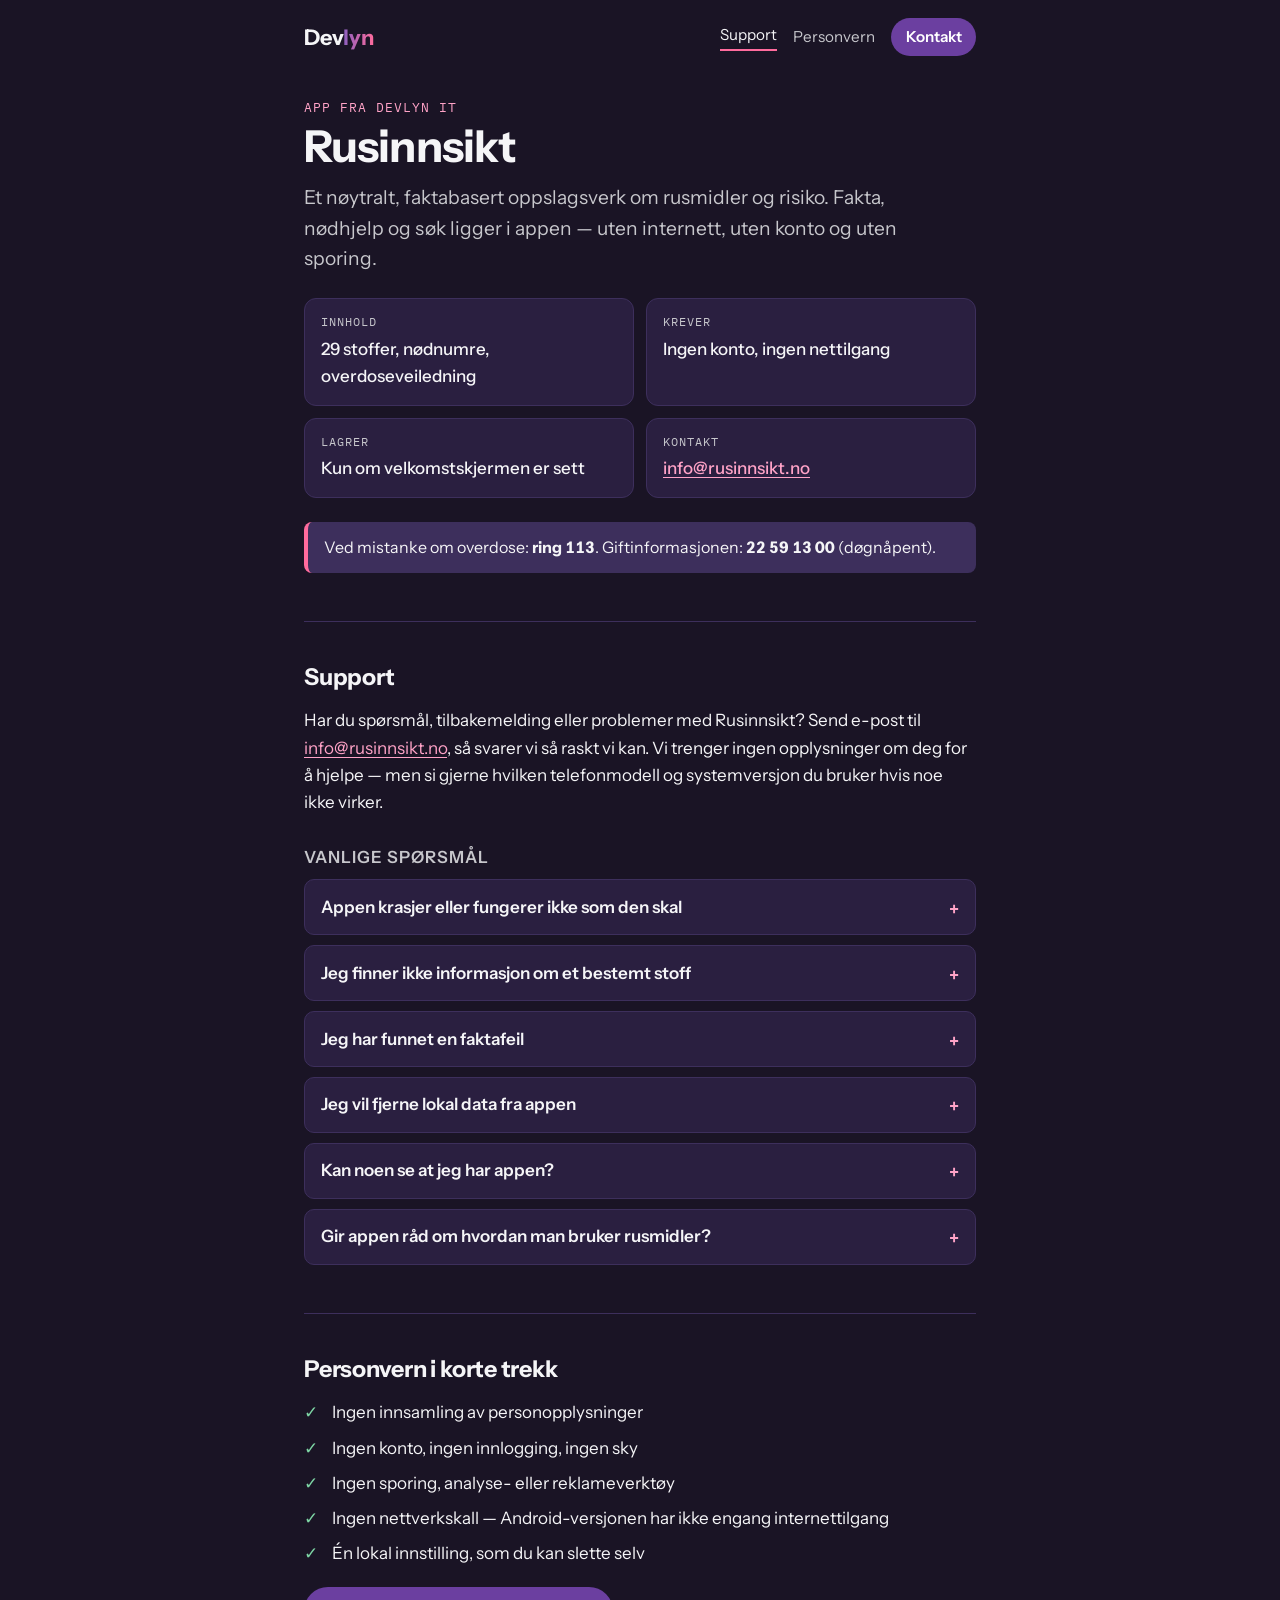
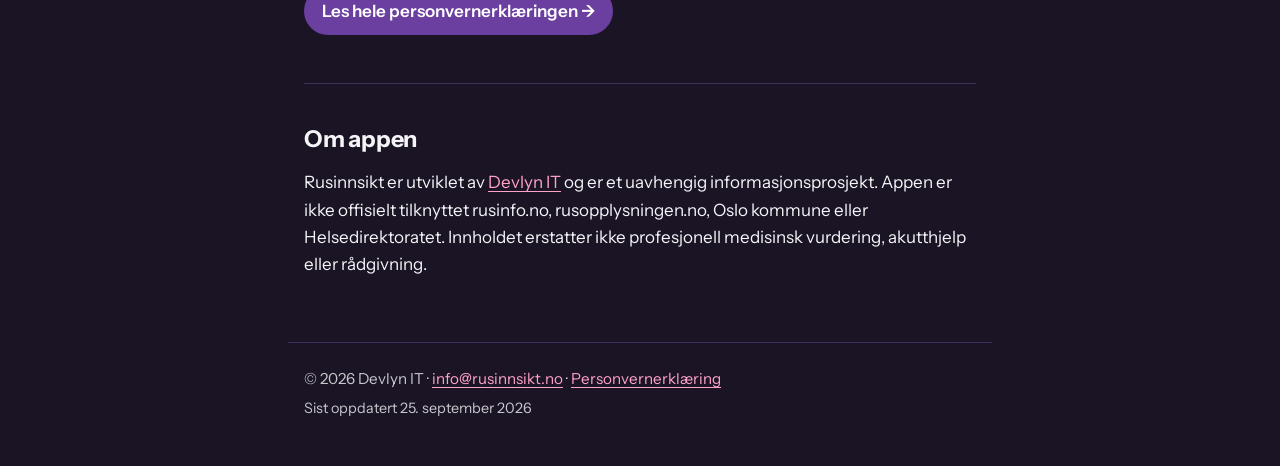
<file: docs/devlyn-site/rusinnsikt/index.html>
<!DOCTYPE html>
<html lang="no">
<head>
  <meta charset="utf-8">
  <meta name="viewport" content="width=device-width, initial-scale=1">
  <title>Rusinnsikt — support og personvern</title>
  <meta name="description" content="Support, vanlige spørsmål og personvern for Rusinnsikt-appen — et nøytralt, faktabasert oppslagsverk om rusmidler og risiko, uten internett, konto eller sporing. Utviklet av Devlyn IT.">
  <link rel="canonical" href="https://devlyn.no/rusinnsikt/">
  <link rel="icon" href="/favicon-32.png" sizes="32x32">
  <link rel="apple-touch-icon" href="/apple-touch-icon.png">
  <meta property="og:title" content="Rusinnsikt — support og personvern">
  <meta property="og:description" content="Fakta om rusmidler og risiko — uten internett, uten konto, uten sporing.">
  <meta property="og:url" content="https://devlyn.no/rusinnsikt/">
  <meta property="og:type" content="website">
  <link rel="preconnect" href="https://fonts.googleapis.com">
  <link rel="preconnect" href="https://fonts.gstatic.com" crossorigin>
  <link rel="stylesheet" href="https://fonts.googleapis.com/css2?family=Instrument+Sans:ital,wght@0,400..700;1,400..700&family=IBM+Plex+Mono:wght@400;500&display=swap">
  <style>
/* Rusinnsikt – support og personvern på devlyn.no. Følger devlyn.no sitt fargesystem. */
:root {
  --primary: #6b3fa0;
  --primary-light: #8b5fbf;
  --primary-dark: #4a2670;
  --accent: #ff6b9d;
  --accent-light: #ffa3c7;
  --text-primary: #f5f5f7;
  --text-secondary: #c7c7cc;
  --bg-primary: #1a1425;
  --bg-secondary: #2a1f40;
  --bg-tertiary: #3d2f5c;
  --line: #3d2f5c;
  --ok: #7ed6a5;
  --font: 'Instrument Sans', system-ui, -apple-system, sans-serif;
  --mono: 'IBM Plex Mono', ui-monospace, monospace;
}

* { box-sizing: border-box; }
html { color-scheme: dark; }
body {
  margin: 0;
  font-family: var(--font);
  font-size: 1.0625rem;
  line-height: 1.6;
  color: var(--text-primary);
  background: var(--bg-primary);
  -webkit-font-smoothing: antialiased;
}
a { color: var(--accent-light); text-decoration-thickness: 1px; text-underline-offset: 3px; }
a:hover { color: var(--accent); }
a:focus-visible, summary:focus-visible { outline: 2px solid var(--accent); outline-offset: 3px; border-radius: 4px; }

/* Header */
.top {
  display: flex; align-items: center; justify-content: space-between; gap: 1rem;
  max-width: 44rem; margin: 0 auto; padding: 1.1rem 1rem;
}
.brand { font-weight: 700; font-size: 1.35rem; letter-spacing: -0.01em; color: var(--text-primary); text-decoration: none; }
.brand span { background: linear-gradient(90deg, var(--primary-light), var(--accent)); -webkit-background-clip: text; background-clip: text; color: transparent; }
.top nav { display: flex; gap: 0.25rem 1rem; align-items: center; flex-wrap: wrap; justify-content: flex-end; }
.top nav a { color: var(--text-secondary); text-decoration: none; font-size: 0.95rem; }
.top nav a[aria-current="page"] { color: var(--text-primary); border-bottom: 2px solid var(--accent); padding-bottom: 2px; }
.top nav a.cta { background: var(--primary); color: #fff; padding: 0.45rem 0.9rem; border-radius: 999px; font-weight: 600; }
.top nav a.cta:hover { background: var(--primary-light); }

/* Layout */
main { max-width: 44rem; margin: 0 auto; padding: 1rem 1rem 3rem; }
section + section { margin-top: 3rem; padding-top: 2.25rem; border-top: 1px solid var(--line); }
h1 { font-size: clamp(2rem, 6vw, 2.75rem); line-height: 1.1; letter-spacing: -0.02em; margin: 0.2rem 0 0.75rem; text-wrap: balance; }
h2 { font-size: 1.45rem; letter-spacing: -0.01em; margin: 0 0 0.75rem; text-wrap: balance; }
h3 { font-size: 1.05rem; margin: 1.75rem 0 0.5rem; color: var(--text-secondary); text-transform: uppercase; letter-spacing: 0.06em; font-weight: 600; }
p { margin: 0 0 1rem; }
.eyebrow { font-family: var(--mono); font-size: 0.8rem; letter-spacing: 0.08em; text-transform: uppercase; color: var(--accent-light); margin: 0.5rem 0 0; }
.lead { font-size: 1.2rem; color: var(--text-secondary); max-width: 38rem; }
.muted { color: var(--text-secondary); font-size: 0.9rem; }

/* Hero facts */
.facts { display: grid; grid-template-columns: repeat(2, 1fr); gap: 0.75rem; margin: 1.5rem 0; padding: 0; }
@media (max-width: 480px) { .facts { grid-template-columns: 1fr; } }
.facts div { background: var(--bg-secondary); border: 1px solid var(--line); border-radius: 12px; padding: 0.9rem 1rem; }
.facts dt { font-family: var(--mono); font-size: 0.72rem; letter-spacing: 0.08em; text-transform: uppercase; color: var(--text-secondary); margin-bottom: 0.25rem; }
.facts dd { margin: 0; font-weight: 500; }
.emergency { background: var(--bg-tertiary); border-left: 4px solid var(--accent); border-radius: 8px; padding: 0.8rem 1rem; font-size: 1rem; }
.emergency strong { font-variant-numeric: tabular-nums; white-space: nowrap; }

/* FAQ */
details { border: 1px solid var(--line); border-radius: 10px; background: var(--bg-secondary); margin: 0 0 0.6rem; }
summary { cursor: pointer; padding: 0.85rem 1rem; font-weight: 600; list-style: none; display: flex; justify-content: space-between; gap: 1rem; }
summary::-webkit-details-marker { display: none; }
summary::after { content: "+"; font-family: var(--mono); color: var(--accent-light); flex: none; }
details[open] summary::after { content: "–"; }
details p { padding: 0 1rem 0.9rem; margin: 0; color: var(--text-secondary); }

/* Checklist */
.checks { list-style: none; padding: 0; margin: 0 0 1.25rem; display: grid; gap: 0.5rem; }
.checks li { padding-left: 1.75rem; position: relative; }
.checks li::before { content: "✓"; position: absolute; left: 0; color: var(--ok); font-weight: 700; }
.button { display: inline-block; background: var(--primary); color: #fff; text-decoration: none; padding: 0.65rem 1.1rem; border-radius: 999px; font-weight: 600; }
.button:hover { background: var(--primary-light); color: #fff; }

/* Document pages */
.doc .meta { color: var(--text-secondary); font-size: 0.95rem; margin-bottom: 1.5rem; }
.doc h2 { margin-top: 2rem; font-size: 1.25rem; }

/* Footer */
footer { max-width: 44rem; margin: 0 auto; padding: 1.5rem 1rem 2.5rem; border-top: 1px solid var(--line); color: var(--text-secondary); font-size: 0.95rem; }
footer p { margin: 0 0 0.35rem; }

@media (prefers-reduced-motion: no-preference) { details { transition: background 0.15s; } }
@media (max-width: 480px) { .top { flex-direction: column; align-items: flex-start; } .top nav { justify-content: flex-start; } }
</style>
</head>
<body>
  <header class="top">
    <a class="brand" href="/">Dev<span>lyn</span></a>
    <nav aria-label="Sider">
      <a href="./" aria-current="page">Support</a>
      <a href="personvern/">Personvern</a>
      <a class="cta" href="mailto:info@rusinnsikt.no">Kontakt</a>
    </nav>
  </header>

  <main>
    <section class="hero">
      <p class="eyebrow">App fra Devlyn IT</p>
      <h1>Rusinnsikt</h1>
      <p class="lead">Et nøytralt, faktabasert oppslagsverk om rusmidler og risiko. Fakta, nødhjelp og søk ligger i appen — uten internett, uten konto og uten sporing.</p>
      <dl class="facts">
        <div><dt>Innhold</dt><dd>29 stoffer, nødnumre, overdoseveiledning</dd></div>
        <div><dt>Krever</dt><dd>Ingen konto, ingen nettilgang</dd></div>
        <div><dt>Lagrer</dt><dd>Kun om velkomstskjermen er sett</dd></div>
        <div><dt>Kontakt</dt><dd><a href="mailto:info@rusinnsikt.no">info@rusinnsikt.no</a></dd></div>
      </dl>
      <p class="emergency">Ved mistanke om overdose: <strong>ring 113</strong>. Giftinformasjonen: <strong>22 59 13 00</strong> (døgnåpent).</p>
    </section>

    <section id="support">
      <h2>Support</h2>
      <p>Har du spørsmål, tilbakemelding eller problemer med Rusinnsikt? Send e-post til <a href="mailto:info@rusinnsikt.no">info@rusinnsikt.no</a>, så svarer vi så raskt vi kan. Vi trenger ingen opplysninger om deg for å hjelpe — men si gjerne hvilken telefonmodell og systemversjon du bruker hvis noe ikke virker.</p>

      <h3>Vanlige spørsmål</h3>
      <details>
        <summary>Appen krasjer eller fungerer ikke som den skal</summary>
        <p>Prøv først å laste ned appen på nytt fra app-butikken. Fungerer det fortsatt ikke, send oss en e-post med hvilken telefonmodell og systemversjon (iOS/Android) du bruker, og hva som skjedde.</p>
      </details>
      <details>
        <summary>Jeg finner ikke informasjon om et bestemt stoff</summary>
        <p>Bruk søkefunksjonen i appen — den finner også kallenavn og slangord. Mangler stoffet fortsatt, send oss gjerne et forslag på e-post.</p>
      </details>
      <details>
        <summary>Jeg har funnet en faktafeil</summary>
        <p>Innholdet er forkortet fra offentlige kilder (rusinfo.no / Oslo kommune, Helsedirektoratet, Folkehelseinstituttet, Direktoratet for medisinske produkter, Giftinformasjonen m.fl.) og kontrolleres jevnlig mot kildene. Send oss en e-post med hva som er feil, gjerne med kilde, så retter vi det.</p>
      </details>
      <details>
        <summary>Jeg vil fjerne lokal data fra appen</summary>
        <p>Gå til <em>Om → Nullstill velkomstskjerm</em> i appen. Det er den eneste innstillingen appen lagrer. Du kan også slette appen for å fjerne all lokal data.</p>
      </details>
      <details>
        <summary>Kan noen se at jeg har appen?</summary>
        <p>Appen sender ingenting noe sted, har ingen konto og lagrer ikke hva du har lest eller søkt på. Innholdet skjules i app-veksleren. Det appen ikke kan påvirke, er telefonen selv: en fullt administrert jobbtelefon (MDM) kan vise arbeidsgiveren hvilke apper som er installert, og foreldrekontroll kan vise appbruk. Det gjelder alle apper, ikke bare Rusinnsikt.</p>
      </details>
      <details>
        <summary>Gir appen råd om hvordan man bruker rusmidler?</summary>
        <p>Nei. Appen oppfordrer ikke til bruk og inneholder ingen doser eller bruksanvisninger. Den gjengir norske helsemyndigheters råd om hva som øker og reduserer risiko, og hva man gjør ved mistanke om overdose.</p>
      </details>
    </section>

    <section id="personvern-kort">
      <h2>Personvern i korte trekk</h2>
      <ul class="checks">
        <li>Ingen innsamling av personopplysninger</li>
        <li>Ingen konto, ingen innlogging, ingen sky</li>
        <li>Ingen sporing, analyse- eller reklameverktøy</li>
        <li>Ingen nettverkskall — Android-versjonen har ikke engang internettilgang</li>
        <li>Én lokal innstilling, som du kan slette selv</li>
      </ul>
      <p><a class="button" href="personvern/">Les hele personvernerklæringen →</a></p>
    </section>

    <section id="om">
      <h2>Om appen</h2>
      <p>Rusinnsikt er utviklet av <a href="/">Devlyn IT</a> og er et uavhengig informasjonsprosjekt. Appen er ikke offisielt tilknyttet rusinfo.no, rusopplysningen.no, Oslo kommune eller Helsedirektoratet. Innholdet erstatter ikke profesjonell medisinsk vurdering, akutthjelp eller rådgivning.</p>
    </section>
  </main>

  <footer>
    <p>© 2026 Devlyn IT · <a href="mailto:info@rusinnsikt.no">info@rusinnsikt.no</a> · <a href="personvern/">Personvernerklæring</a></p>
    <p class="muted">Sist oppdatert 25. september 2026</p>
  </footer>
</body>
</html>
</file>
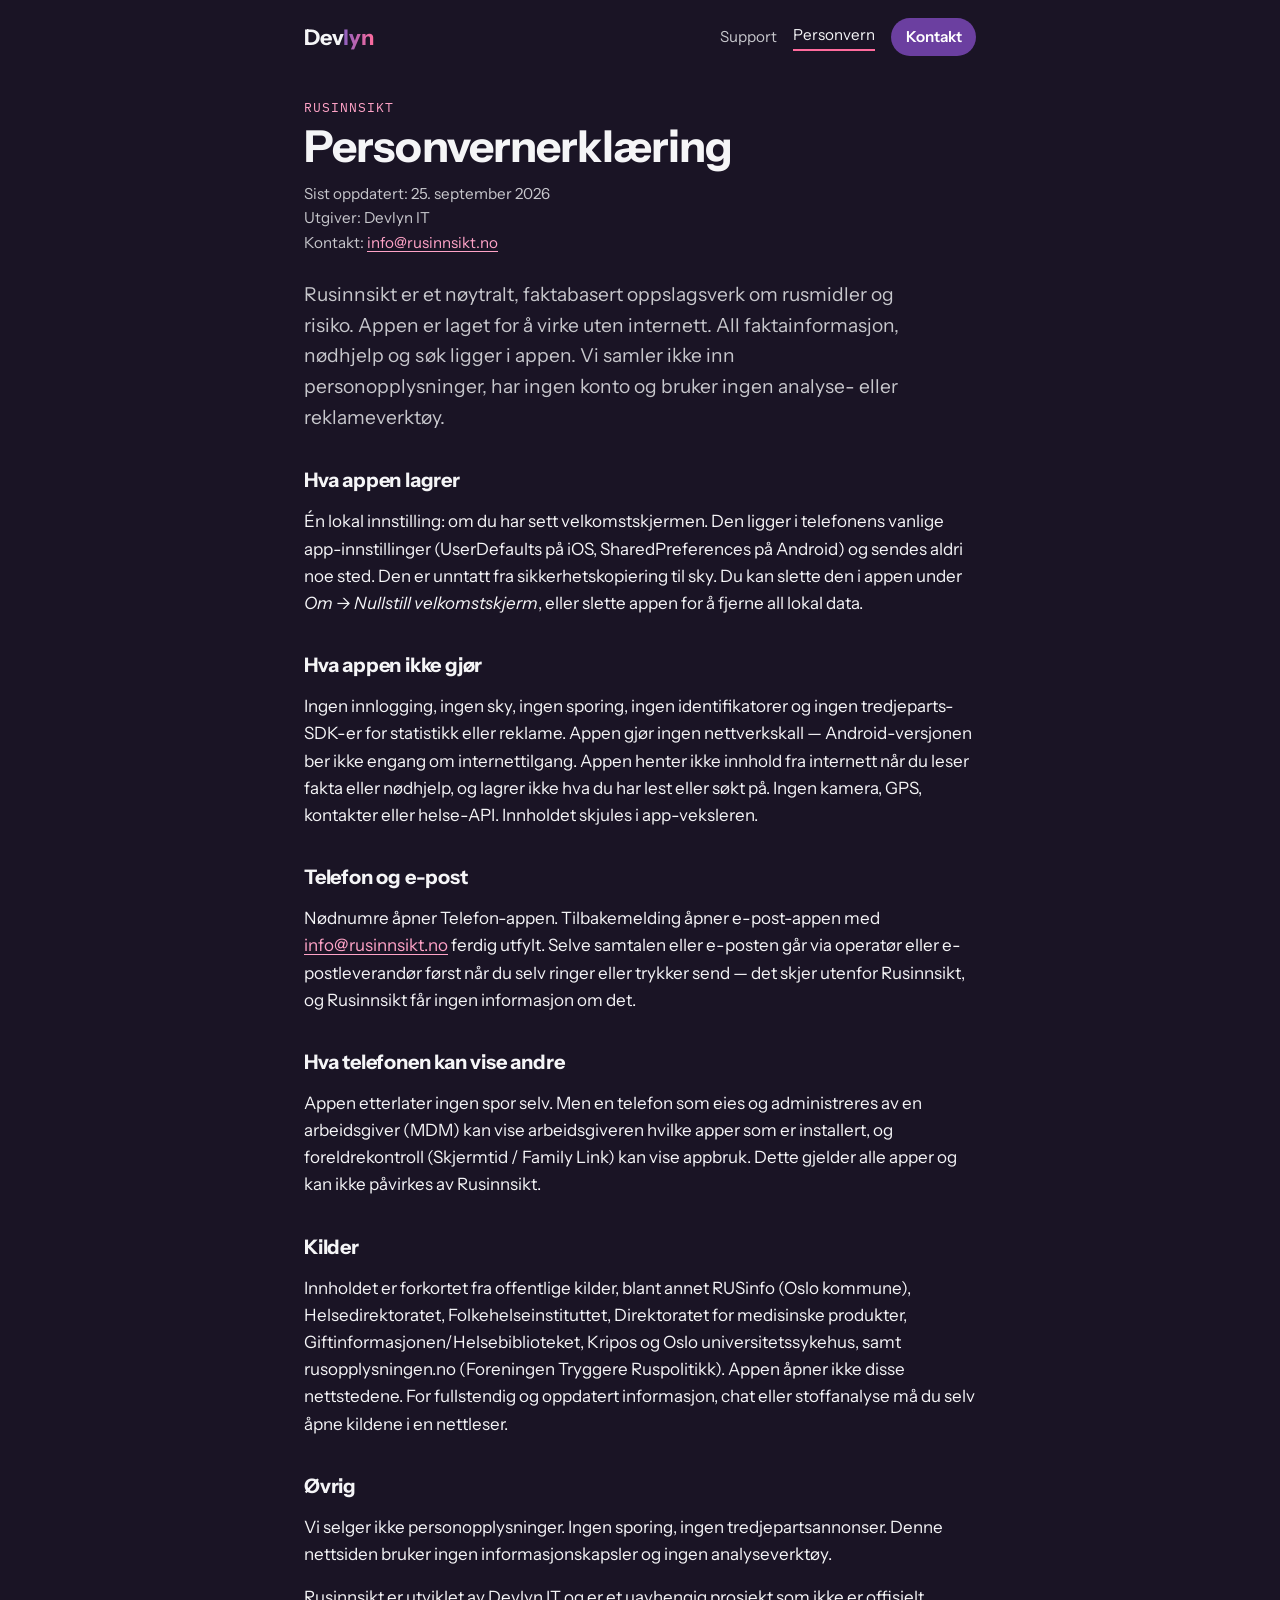
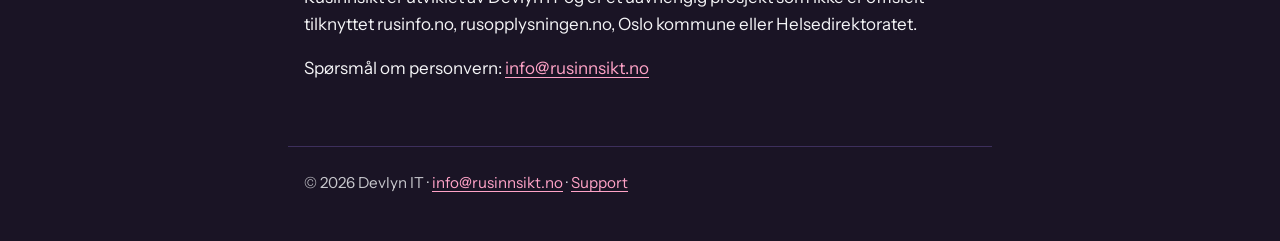
<file: docs/devlyn-site/rusinnsikt/personvern/index.html>
<!DOCTYPE html>
<html lang="no">
<head>
  <meta charset="utf-8">
  <meta name="viewport" content="width=device-width, initial-scale=1">
  <title>Personvernerklæring — Rusinnsikt</title>
  <meta name="description" content="Personvernerklæring for Rusinnsikt-appen: ingen innsamling av personopplysninger, ingen konto, ingen sporing, ingen nettverkskall. Utgiver: Devlyn IT.">
  <link rel="canonical" href="https://devlyn.no/rusinnsikt/personvern/">
  <link rel="icon" href="/favicon-32.png" sizes="32x32">
  <link rel="apple-touch-icon" href="/apple-touch-icon.png">
  <meta property="og:title" content="Personvernerklæring — Rusinnsikt">
  <meta property="og:description" content="Ingen innsamling, ingen konto, ingen sporing, ingen nettverkskall.">
  <meta property="og:url" content="https://devlyn.no/rusinnsikt/personvern/">
  <meta property="og:type" content="website">
  <link rel="preconnect" href="https://fonts.googleapis.com">
  <link rel="preconnect" href="https://fonts.gstatic.com" crossorigin>
  <link rel="stylesheet" href="https://fonts.googleapis.com/css2?family=Instrument+Sans:ital,wght@0,400..700;1,400..700&family=IBM+Plex+Mono:wght@400;500&display=swap">
  <style>
/* Rusinnsikt – support og personvern på devlyn.no. Følger devlyn.no sitt fargesystem. */
:root {
  --primary: #6b3fa0;
  --primary-light: #8b5fbf;
  --primary-dark: #4a2670;
  --accent: #ff6b9d;
  --accent-light: #ffa3c7;
  --text-primary: #f5f5f7;
  --text-secondary: #c7c7cc;
  --bg-primary: #1a1425;
  --bg-secondary: #2a1f40;
  --bg-tertiary: #3d2f5c;
  --line: #3d2f5c;
  --ok: #7ed6a5;
  --font: 'Instrument Sans', system-ui, -apple-system, sans-serif;
  --mono: 'IBM Plex Mono', ui-monospace, monospace;
}

* { box-sizing: border-box; }
html { color-scheme: dark; }
body {
  margin: 0;
  font-family: var(--font);
  font-size: 1.0625rem;
  line-height: 1.6;
  color: var(--text-primary);
  background: var(--bg-primary);
  -webkit-font-smoothing: antialiased;
}
a { color: var(--accent-light); text-decoration-thickness: 1px; text-underline-offset: 3px; }
a:hover { color: var(--accent); }
a:focus-visible, summary:focus-visible { outline: 2px solid var(--accent); outline-offset: 3px; border-radius: 4px; }

/* Header */
.top {
  display: flex; align-items: center; justify-content: space-between; gap: 1rem;
  max-width: 44rem; margin: 0 auto; padding: 1.1rem 1rem;
}
.brand { font-weight: 700; font-size: 1.35rem; letter-spacing: -0.01em; color: var(--text-primary); text-decoration: none; }
.brand span { background: linear-gradient(90deg, var(--primary-light), var(--accent)); -webkit-background-clip: text; background-clip: text; color: transparent; }
.top nav { display: flex; gap: 0.25rem 1rem; align-items: center; flex-wrap: wrap; justify-content: flex-end; }
.top nav a { color: var(--text-secondary); text-decoration: none; font-size: 0.95rem; }
.top nav a[aria-current="page"] { color: var(--text-primary); border-bottom: 2px solid var(--accent); padding-bottom: 2px; }
.top nav a.cta { background: var(--primary); color: #fff; padding: 0.45rem 0.9rem; border-radius: 999px; font-weight: 600; }
.top nav a.cta:hover { background: var(--primary-light); }

/* Layout */
main { max-width: 44rem; margin: 0 auto; padding: 1rem 1rem 3rem; }
section + section { margin-top: 3rem; padding-top: 2.25rem; border-top: 1px solid var(--line); }
h1 { font-size: clamp(2rem, 6vw, 2.75rem); line-height: 1.1; letter-spacing: -0.02em; margin: 0.2rem 0 0.75rem; text-wrap: balance; }
h2 { font-size: 1.45rem; letter-spacing: -0.01em; margin: 0 0 0.75rem; text-wrap: balance; }
h3 { font-size: 1.05rem; margin: 1.75rem 0 0.5rem; color: var(--text-secondary); text-transform: uppercase; letter-spacing: 0.06em; font-weight: 600; }
p { margin: 0 0 1rem; }
.eyebrow { font-family: var(--mono); font-size: 0.8rem; letter-spacing: 0.08em; text-transform: uppercase; color: var(--accent-light); margin: 0.5rem 0 0; }
.lead { font-size: 1.2rem; color: var(--text-secondary); max-width: 38rem; }
.muted { color: var(--text-secondary); font-size: 0.9rem; }

/* Hero facts */
.facts { display: grid; grid-template-columns: repeat(2, 1fr); gap: 0.75rem; margin: 1.5rem 0; padding: 0; }
@media (max-width: 480px) { .facts { grid-template-columns: 1fr; } }
.facts div { background: var(--bg-secondary); border: 1px solid var(--line); border-radius: 12px; padding: 0.9rem 1rem; }
.facts dt { font-family: var(--mono); font-size: 0.72rem; letter-spacing: 0.08em; text-transform: uppercase; color: var(--text-secondary); margin-bottom: 0.25rem; }
.facts dd { margin: 0; font-weight: 500; }
.emergency { background: var(--bg-tertiary); border-left: 4px solid var(--accent); border-radius: 8px; padding: 0.8rem 1rem; font-size: 1rem; }
.emergency strong { font-variant-numeric: tabular-nums; white-space: nowrap; }

/* FAQ */
details { border: 1px solid var(--line); border-radius: 10px; background: var(--bg-secondary); margin: 0 0 0.6rem; }
summary { cursor: pointer; padding: 0.85rem 1rem; font-weight: 600; list-style: none; display: flex; justify-content: space-between; gap: 1rem; }
summary::-webkit-details-marker { display: none; }
summary::after { content: "+"; font-family: var(--mono); color: var(--accent-light); flex: none; }
details[open] summary::after { content: "–"; }
details p { padding: 0 1rem 0.9rem; margin: 0; color: var(--text-secondary); }

/* Checklist */
.checks { list-style: none; padding: 0; margin: 0 0 1.25rem; display: grid; gap: 0.5rem; }
.checks li { padding-left: 1.75rem; position: relative; }
.checks li::before { content: "✓"; position: absolute; left: 0; color: var(--ok); font-weight: 700; }
.button { display: inline-block; background: var(--primary); color: #fff; text-decoration: none; padding: 0.65rem 1.1rem; border-radius: 999px; font-weight: 600; }
.button:hover { background: var(--primary-light); color: #fff; }

/* Document pages */
.doc .meta { color: var(--text-secondary); font-size: 0.95rem; margin-bottom: 1.5rem; }
.doc h2 { margin-top: 2rem; font-size: 1.25rem; }

/* Footer */
footer { max-width: 44rem; margin: 0 auto; padding: 1.5rem 1rem 2.5rem; border-top: 1px solid var(--line); color: var(--text-secondary); font-size: 0.95rem; }
footer p { margin: 0 0 0.35rem; }

@media (prefers-reduced-motion: no-preference) { details { transition: background 0.15s; } }
@media (max-width: 480px) { .top { flex-direction: column; align-items: flex-start; } .top nav { justify-content: flex-start; } }
</style>
</head>
<body>
  <header class="top">
    <a class="brand" href="/">Dev<span>lyn</span></a>
    <nav aria-label="Sider">
      <a href="../">Support</a>
      <a href="./" aria-current="page">Personvern</a>
      <a class="cta" href="mailto:info@rusinnsikt.no">Kontakt</a>
    </nav>
  </header>

  <main class="doc">
    <p class="eyebrow">Rusinnsikt</p>
    <h1>Personvernerklæring</h1>
    <p class="meta">Sist oppdatert: 25. september 2026<br>
    Utgiver: Devlyn IT<br>
    Kontakt: <a href="mailto:info@rusinnsikt.no">info@rusinnsikt.no</a></p>

    <p class="lead">Rusinnsikt er et nøytralt, faktabasert oppslagsverk om rusmidler og risiko. Appen er laget for å virke uten internett. All faktainformasjon, nødhjelp og søk ligger i appen. Vi samler ikke inn personopplysninger, har ingen konto og bruker ingen analyse- eller reklameverktøy.</p>

    <h2>Hva appen lagrer</h2>
    <p>Én lokal innstilling: om du har sett velkomstskjermen. Den ligger i telefonens vanlige app-innstillinger (UserDefaults på iOS, SharedPreferences på Android) og sendes aldri noe sted. Den er unntatt fra sikkerhetskopiering til sky. Du kan slette den i appen under <em>Om → Nullstill velkomstskjerm</em>, eller slette appen for å fjerne all lokal data.</p>

    <h2>Hva appen ikke gjør</h2>
    <p>Ingen innlogging, ingen sky, ingen sporing, ingen identifikatorer og ingen tredjeparts-SDK-er for statistikk eller reklame. Appen gjør ingen nettverkskall — Android-versjonen ber ikke engang om internettilgang. Appen henter ikke innhold fra internett når du leser fakta eller nødhjelp, og lagrer ikke hva du har lest eller søkt på. Ingen kamera, GPS, kontakter eller helse-API. Innholdet skjules i app-veksleren.</p>

    <h2>Telefon og e-post</h2>
    <p>Nødnumre åpner Telefon-appen. Tilbakemelding åpner e-post-appen med <a href="mailto:info@rusinnsikt.no">info@rusinnsikt.no</a> ferdig utfylt. Selve samtalen eller e-posten går via operatør eller e-postleverandør først når du selv ringer eller trykker send — det skjer utenfor Rusinnsikt, og Rusinnsikt får ingen informasjon om det.</p>

    <h2>Hva telefonen kan vise andre</h2>
    <p>Appen etterlater ingen spor selv. Men en telefon som eies og administreres av en arbeidsgiver (MDM) kan vise arbeidsgiveren hvilke apper som er installert, og foreldrekontroll (Skjermtid / Family Link) kan vise appbruk. Dette gjelder alle apper og kan ikke påvirkes av Rusinnsikt.</p>

    <h2>Kilder</h2>
    <p>Innholdet er forkortet fra offentlige kilder, blant annet RUSinfo (Oslo kommune), Helsedirektoratet, Folkehelseinstituttet, Direktoratet for medisinske produkter, Giftinformasjonen/Helsebiblioteket, Kripos og Oslo universitetssykehus, samt rusopplysningen.no (Foreningen Tryggere Ruspolitikk). Appen åpner ikke disse nettstedene. For fullstendig og oppdatert informasjon, chat eller stoffanalyse må du selv åpne kildene i en nettleser.</p>

    <h2>Øvrig</h2>
    <p>Vi selger ikke personopplysninger. Ingen sporing, ingen tredjepartsannonser. Denne nettsiden bruker ingen informasjonskapsler og ingen analyseverktøy.</p>
    <p>Rusinnsikt er utviklet av Devlyn IT og er et uavhengig prosjekt som ikke er offisielt tilknyttet rusinfo.no, rusopplysningen.no, Oslo kommune eller Helsedirektoratet.</p>
    <p>Spørsmål om personvern: <a href="mailto:info@rusinnsikt.no">info@rusinnsikt.no</a></p>
  </main>

  <footer>
    <p>© 2026 Devlyn IT · <a href="mailto:info@rusinnsikt.no">info@rusinnsikt.no</a> · <a href="../">Support</a></p>
  </footer>
</body>
</html>
</file>
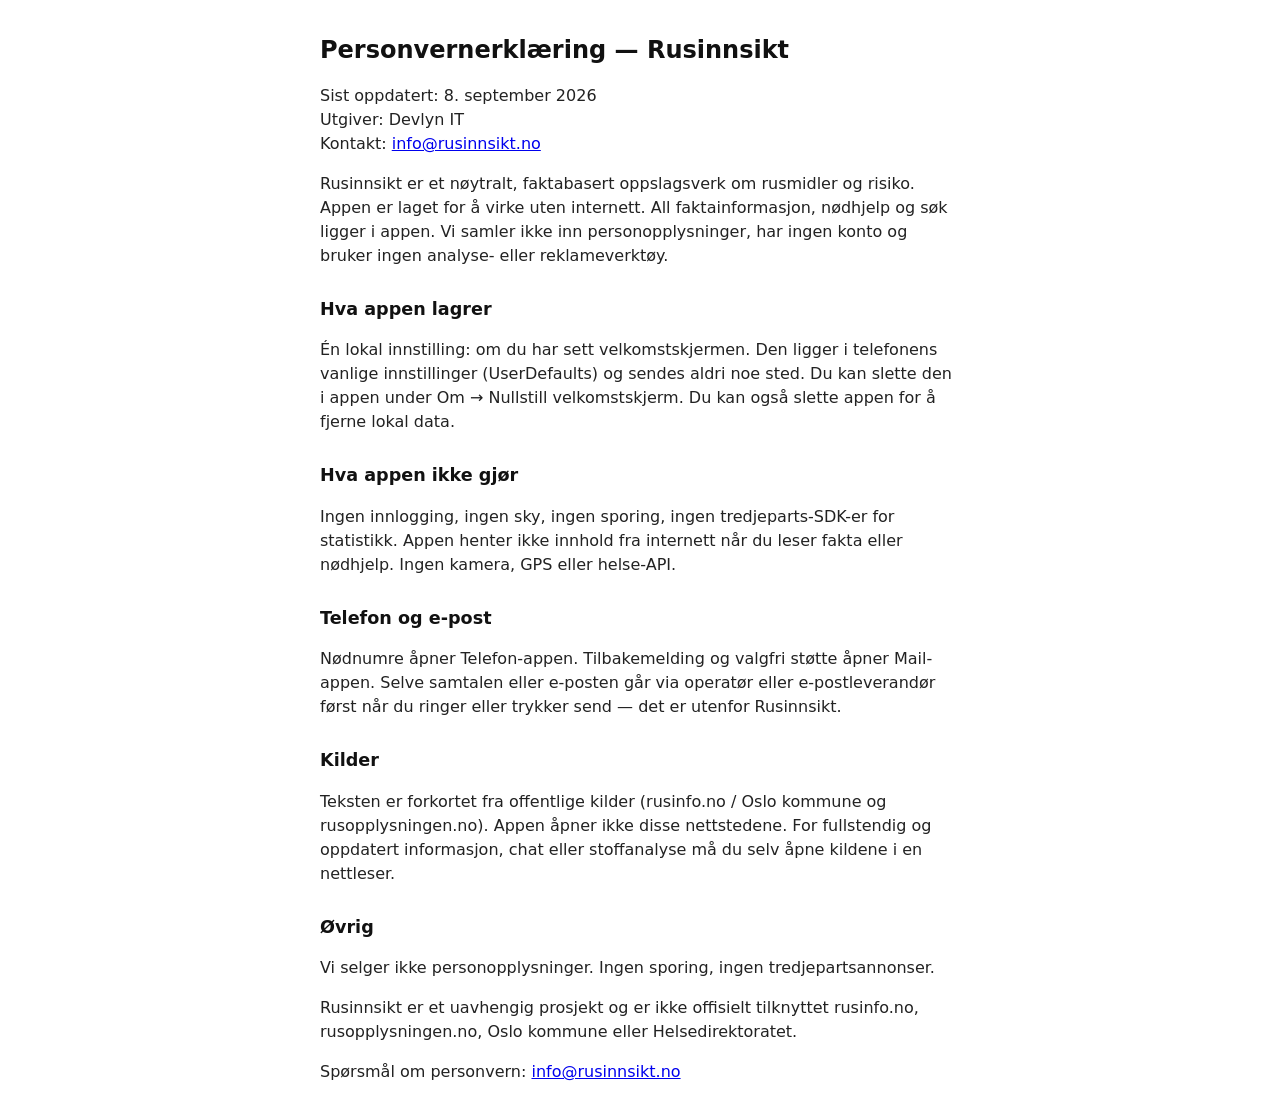
<file: docs/privacy.html>
<!DOCTYPE html>
<html lang="no">
<head>
  <meta charset="utf-8">
  <meta name="viewport" content="width=device-width, initial-scale=1">
  <title>Personvernerklæring — Rusinnsikt</title>
  <style>
    body { font-family: system-ui, sans-serif; max-width: 40rem; margin: 2rem auto; padding: 0 1.25rem; line-height: 1.5; color: #111; }
    h1 { font-size: 1.5rem; }
    h2 { font-size: 1.1rem; margin-top: 1.75rem; }
    p, li { color: #222; }
  </style>
</head>
<body>
  <h1>Personvernerklæring — Rusinnsikt</h1>
  <p>Sist oppdatert: 8. september 2026<br>
  Utgiver: Devlyn IT<br>
  Kontakt: <a href="mailto:info@rusinnsikt.no">info@rusinnsikt.no</a></p>

  <p>Rusinnsikt er et nøytralt, faktabasert oppslagsverk om rusmidler og risiko. Appen er laget for å virke uten internett. All faktainformasjon, nødhjelp og søk ligger i appen. Vi samler ikke inn personopplysninger, har ingen konto og bruker ingen analyse- eller reklameverktøy.</p>

  <h2>Hva appen lagrer</h2>
  <p>Én lokal innstilling: om du har sett velkomstskjermen. Den ligger i telefonens vanlige innstillinger (UserDefaults) og sendes aldri noe sted. Du kan slette den i appen under Om → Nullstill velkomstskjerm. Du kan også slette appen for å fjerne lokal data.</p>

  <h2>Hva appen ikke gjør</h2>
  <p>Ingen innlogging, ingen sky, ingen sporing, ingen tredjeparts-SDK-er for statistikk. Appen henter ikke innhold fra internett når du leser fakta eller nødhjelp. Ingen kamera, GPS eller helse-API.</p>

  <h2>Telefon og e-post</h2>
  <p>Nødnumre åpner Telefon-appen. Tilbakemelding og valgfri støtte åpner Mail-appen. Selve samtalen eller e-posten går via operatør eller e-postleverandør først når du ringer eller trykker send — det er utenfor Rusinnsikt.</p>

  <h2>Kilder</h2>
  <p>Teksten er forkortet fra offentlige kilder (rusinfo.no / Oslo kommune og rusopplysningen.no). Appen åpner ikke disse nettstedene. For fullstendig og oppdatert informasjon, chat eller stoffanalyse må du selv åpne kildene i en nettleser.</p>

  <h2>Øvrig</h2>
  <p>Vi selger ikke personopplysninger. Ingen sporing, ingen tredjepartsannonser.</p>
  <p>Rusinnsikt er et uavhengig prosjekt og er ikke offisielt tilknyttet rusinfo.no, rusopplysningen.no, Oslo kommune eller Helsedirektoratet.</p>
  <p>Spørsmål om personvern: <a href="mailto:info@rusinnsikt.no">info@rusinnsikt.no</a></p>
</body>
</html>
</file>
